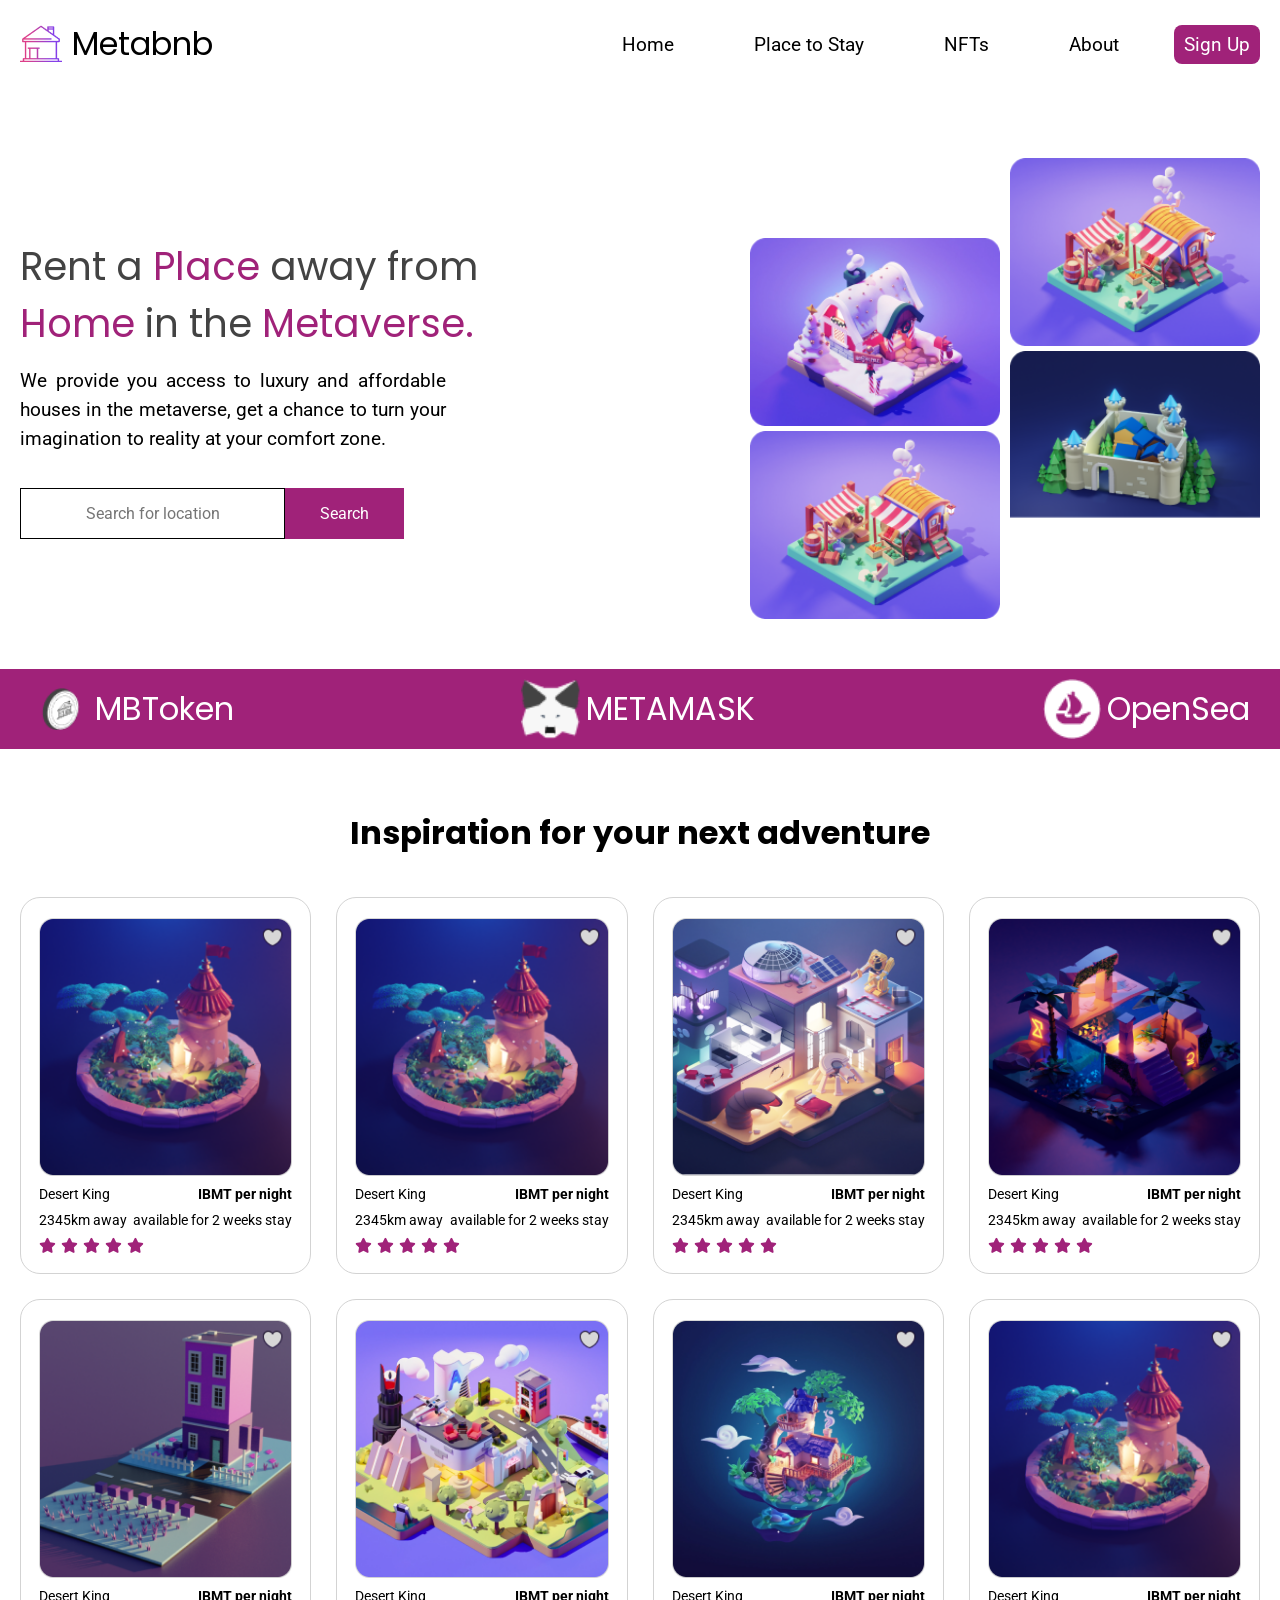
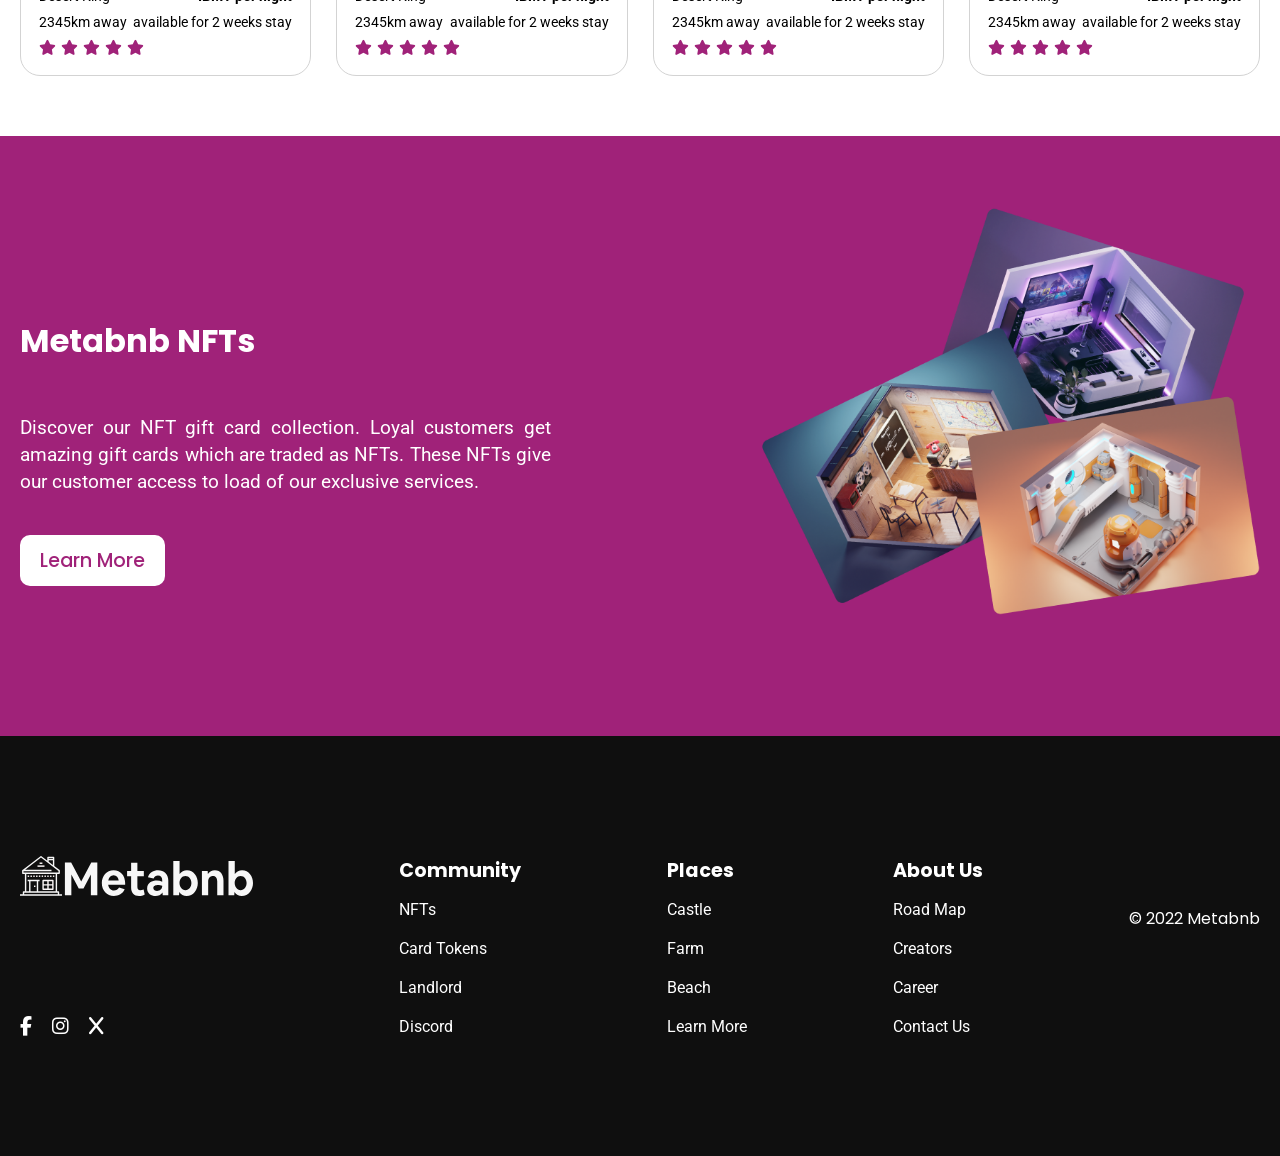
<file: index.html>
<!DOCTYPE html>
<html lang="en">
<head>
    <meta charset="UTF-8">
    <meta http-equiv="X-UA-Compatible" content="IE=edge">
    <meta name="viewport" content="width=device-width, initial-scale=1.0">
    <title>Metabnb</title>
     <!-- Linking Font Awesome Icons-->
<link rel="stylesheet" href="https://cdnjs.cloudflare.com/ajax/libs/font-awesome/6.6.0/css/all.min.css">
<!--Liking Goggle Fonts -->
<link href="https://fonts.googleapis.com/css2?family=Poppins:wght@400;500;600;700&family=Roboto:wght@400;500;700&display=swap" rel="stylesheet">
<!--Linking Global Styling Sheet-->
<link rel="stylesheet" href="./css/style.css">
</head>

<body>
    <header>
        <nav class="navbar section-content">
            <a href="./index.html" class="nav-details"><img src="./images/icon1.png" alt="Company's Logo" class="nav-logo">
            <span class="nav-title">Metabnb</span>
        </a>
        <div class="nav-menu" id="nav-menu">
            <button id="menu-close-button" class="fas fa-times"></button>
            <ul class="nav-list">
                <li class="nav-items">
                    <a href="./index.html" class="nav-links">Home</a>
                </li>
                <li class="nav-items">
                    <a href="./pages/stay.html" class="nav-links">Place to Stay</a>
                </li>
                <li class="nav-items">
                    <a href="./pages/nfts.html" class="nav-links">NFTs</a>
                </li>
                <li class="nav-items">
                    <a href="./pages/about.html" class="nav-links">About</a>
                </li>
                <li class="nav-items">
                    <a href="./pages/Signup.html" class="nav-button">Sign Up</a>
                </li>
            </ul>
        </div>
        <button id="menu-open-button" class="fas fa-bars"></button>
        </nav>
    </header>

    <main>
        <!--Hero Section-->
        <section class="hero-section">
            <div class="section-content">
                <div class="hero-container">
                 <div class="hero-details">
                <div class="hero-heading">
                <span class="black"> Rent a </span>
                <span class="purple"> Place </span>
                <span class="black"> away from</span> <br>
                <span class="purple"> Home </span>
                <span class="black"> in the </span>
                <span class="purple"> Metaverse.</span> 
                    </div>

                <div class="hero-text">
                 <p class="text">
            We provide you access to luxury and affordable houses 
            in the metaverse, get a chance to turn your 
                  imagination to reality at your comfort zone. 
      
                    </p>
                </div>

                  <div class="search-bar">
                    <input type="text" placeholder="Search for location" class="search-input">
                     <button>Search</button>
                </div>

                </div>
                 <div class="image-container">
                      <div class="image-one-container">
                    <img src="./images/house3.png" alt="" class="image-one">
                    <img src="./images/house1.png" alt="" class="image-one">
                    
                </div>
                    <div class="image-two-container">
                    <img src="./images/house1.png" alt="" class="image-one">
                    <img src="./images/house 2.png" alt="" class="image-one">
                    
                </div>
                   
                </div>

                </div>
              
            </div>
        </section>
    </main>
    
<main>
<!--Hero Section Divider -->
<section class="hero-divider">
    <div class="divider">
        <div class="section-content">
            <div class="divider-details">
            <div class="divider-one">
                  <img src="./images/icon2.png" alt="" class="divider-image">   
                  <span class="divider-text"> MBToken </span>
            </div>
             <div class="divider-one">
                  <img src="./images/icon3.png" alt="" class="divider-image">   
                  <span class="divider-text1">  METAMASK </span>
            </div>
             <div class="divider-one">
                  <img src="./images/icon4.png" alt="" class="divider-image">   
                  <span class="divider-text"> OpenSea </span>
            </div>
        </div>
        </div>
        
    </div>
</section>
</main>

<main>
    <!--Adeventure Section-->
    <section class="adventure-section">
        <div class="section-content">
            <h3 class="adventure-heading"> Inspiration for your next adventure</h3>
                <div class="adventure-container">
                    <ul class="adventure-grid">
                        <li class="adventure-card">
                            <img src="./images/house 6.png" alt="" class="adventure-image">
                            <div class="adventure-info">
                             <div class="adventure-text-details">
                                <p class="adventure-text">Desert King</p> 
                                 <p class="adventure-text"> <b> IBMT per night</b></p>   
                            </div>
                            <div class="adventure-text-details">
                                <p class="adventure-text">2345km away</p>  
                                 <p class="adventure-text">available for 2 weeks stay</p>
                            </div>
                             <div class="adventure-star">
                                <i class="fa-solid fa-star"></i> 
                                 <i class="fa-solid fa-star"></i> 
                                  <i class="fa-solid fa-star"></i> 
                                   <i class="fa-solid fa-star"></i> 
                                    <i class="fa-solid fa-star"></i> 
                            </div>
                            </div>
                            </li>
                              <li class="adventure-card">
                            <img src="./images/house 6.png" alt="" class="adventure-image">
                           <div class="adventure-info">
                             <div class="adventure-text-details">
                                <p class="adventure-text">Desert King</p> 
                                 <p class="adventure-text"> <b> IBMT per night</b></p>   
                            </div>
                            <div class="adventure-text-details">
                                <p class="adventure-text">2345km away</p>  
                                 <p class="adventure-text">available for 2 weeks stay</p>
                            </div>
                             <div class="adventure-star">
                                <i class="fa-solid fa-star"></i> 
                                 <i class="fa-solid fa-star"></i> 
                                  <i class="fa-solid fa-star"></i> 
                                   <i class="fa-solid fa-star"></i> 
                                    <i class="fa-solid fa-star"></i> 
                            </div>
                            </div>
                            </li>
                              <li class="adventure-card">
                            <img src="./images/house 7.png" alt="" class="adventure-image">
                              <div class="adventure-info">
                             <div class="adventure-text-details">
                                <p class="adventure-text">Desert King</p> 
                                 <p class="adventure-text"> <b> IBMT per night</b></p>   
                            </div>
                            <div class="adventure-text-details">
                                <p class="adventure-text">2345km away</p>  
                                 <p class="adventure-text">available for 2 weeks stay</p>
                            </div>
                             <div class="adventure-star">
                                <i class="fa-solid fa-star"></i> 
                                 <i class="fa-solid fa-star"></i> 
                                  <i class="fa-solid fa-star"></i> 
                                   <i class="fa-solid fa-star"></i> 
                                    <i class="fa-solid fa-star"></i> 
                            </div>
                            </div>
                            </li>
                              <li class="adventure-card">
                            <img src="./images/house 8.png" alt="" class="adventure-image">
                             <div class="adventure-info">
                             <div class="adventure-text-details">
                                <p class="adventure-text">Desert King</p> 
                                 <p class="adventure-text"> <b> IBMT per night</b></p>   
                            </div>
                            <div class="adventure-text-details">
                                <p class="adventure-text">2345km away</p>  
                                 <p class="adventure-text">available for 2 weeks stay</p>
                            </div>
                             <div class="adventure-star">
                                <i class="fa-solid fa-star"></i> 
                                 <i class="fa-solid fa-star"></i> 
                                  <i class="fa-solid fa-star"></i> 
                                   <i class="fa-solid fa-star"></i> 
                                    <i class="fa-solid fa-star"></i> 
                            </div>
                            </div>
                            </li>
                              <li class="adventure-card">
                            <img src="./images/house9.png" alt="" class="adventure-image">
                              <div class="adventure-info">
                             <div class="adventure-text-details">
                                <p class="adventure-text">Desert King</p> 
                                 <p class="adventure-text"> <b> IBMT per night</b></p>   
                            </div>
                            <div class="adventure-text-details">
                                <p class="adventure-text">2345km away</p>  
                                 <p class="adventure-text">available for 2 weeks stay</p>
                            </div>
                             <div class="adventure-star">
                                <i class="fa-solid fa-star"></i> 
                                 <i class="fa-solid fa-star"></i> 
                                  <i class="fa-solid fa-star"></i> 
                                   <i class="fa-solid fa-star"></i> 
                                    <i class="fa-solid fa-star"></i> 
                            </div>
                            </div>
                            </li>
                              <li class="adventure-card">
                            <img src="./images/house10.png" alt="" class="adventure-image">
                              <div class="adventure-info">
                             <div class="adventure-text-details">
                                <p class="adventure-text">Desert King</p> 
                                 <p class="adventure-text"> <b> IBMT per night</b></p>   
                            </div>
                            <div class="adventure-text-details">
                                <p class="adventure-text">2345km away</p>  
                                 <p class="adventure-text">available for 2 weeks stay</p>
                            </div>
                             <div class="adventure-star">
                                <i class="fa-solid fa-star"></i> 
                                 <i class="fa-solid fa-star"></i> 
                                  <i class="fa-solid fa-star"></i> 
                                   <i class="fa-solid fa-star"></i> 
                                    <i class="fa-solid fa-star"></i> 
                            </div>
                            </div>
                            </li>
                              <li class="adventure-card">
                            <img src="./images/house 11.png" alt="" class="adventure-image">
                            <div class="adventure-info">
                             <div class="adventure-text-details">
                                <p class="adventure-text">Desert King</p> 
                                 <p class="adventure-text"> <b> IBMT per night</b></p>   
                            </div>
                            <div class="adventure-text-details">
                                <p class="adventure-text">2345km away</p>  
                                 <p class="adventure-text">available for 2 weeks stay</p>
                            </div>
                             <div class="adventure-star">
                                <i class="fa-solid fa-star"></i> 
                                 <i class="fa-solid fa-star"></i> 
                                  <i class="fa-solid fa-star"></i> 
                                   <i class="fa-solid fa-star"></i> 
                                    <i class="fa-solid fa-star"></i> 
                            </div>
                            </div>
                            </li>
                              <li class="adventure-card">
                            <img src="./images/house 6.png" alt="" class="adventure-image">
                      <div class="adventure-info">
                             <div class="adventure-text-details">
                                <p class="adventure-text">Desert King</p> 
                                 <p class="adventure-text"> <b> IBMT per night</b></p>   
                            </div>
                            <div class="adventure-text-details">
                                <p class="adventure-text">2345km away</p>  
                                 <p class="adventure-text">available for 2 weeks stay</p>
                            </div>
                             <div class="adventure-star">
                                <i class="fa-solid fa-star"></i> 
                                 <i class="fa-solid fa-star"></i> 
                                  <i class="fa-solid fa-star"></i> 
                                   <i class="fa-solid fa-star"></i> 
                                    <i class="fa-solid fa-star"></i> 
                            </div>
                            </div>
                            </li>
                    </ul>

                </div>
        </div>
    </section>
</main>

<main>
    <!--NFTS Section-->
    <section class="nfts-section">
        <div class="section-content">
            <div class="nfts-container">
                <div class="nfts-text">
                    <h2 class="nfts-text-heading">Metabnb NFTs</h2>
                    <p class="nfts-para">
                     Discover our NFT gift card collection. Loyal 
                customers get amazing gift cards which are 
                traded as NFTs. These NFTs give our customer 
                access to load of our exclusive services.
                    </p>
                    <div class="nfts-button">
                        <a href="#" class="nft-button">Learn More</a>
                    </div>
                </div>

                <div class="nfts-image-container">
                    <div class="nfts-images">
                        <img src="./images/meta.png" alt="" class="nfts-image">
                    </div>
                   
            </div>

        </div>
        </div>
    </section>
</main>
       

     <footer>
        <!--Footer Section-->
        <section class="footer-section">
            <div class="section-content">
                <div class="footer-info">
                        <div class="footer-nav1">
                            <div class="footer-logo">
                                 <img src="./images/logo2.svg" alt="Metabnb logo" class="footer-nav-title1">
                            </div>
                       <div class="footer-link">
                           <i class="fa-brands fa-facebook-f"></i>
                        <i class="fa-brands fa-instagram"></i>
                        <i class="fa-brands fa-x"></i>
                       </div>

                        </div>
                    <div class="footer-nav">
                        <h3 class="footer-nav-title"> Community</h3>
                        <ul class="footer-links">
                            <li class="footer-link-items">
                                <a href="#" class="footer-link">NFTs</a>
                            </li>
                             <li class="footer-link-items">
                                <a href="#" class="footer-link">Card Tokens</a>
                            </li>
                             <li class="footer-link-items">
                                <a href="#" class="footer-link">Landlord</a>
                            </li>
                             <li class="footer-link-items">
                                <a href="#" class="footer-link">Discord</a>
                            </li>

                        </ul>
                    </div>
                      <div class="footer-nav">
                        <h3 class="footer-nav-title"> Places</h3>
                        <ul class="footer-links">
                            <li class="footer-link-items">
                                <a href="#" class="footer-link">Castle</a>
                            </li>
                             <li class="footer-link-items">
                                <a href="#" class="footer-link">Farm</a>
                            </li>
                             <li class="footer-link-items">
                                <a href="#" class="footer-link">Beach</a>
                            </li>
                             <li class="footer-link-items">
                                <a href="#" class="footer-link">Learn More</a>
                            </li>

                        </ul>
                    </div>
                      <div class="footer-nav">
                        <h3 class="footer-nav-title"> About Us</h3>
                        <ul class="footer-links">
                            <li class="footer-link-items">
                                <a href="#" class="footer-link">Road Map</a>
                            </li>
                             <li class="footer-link-items">
                                <a href="#" class="footer-link">Creators</a>
                            </li>
                             <li class="footer-link-items">
                                <a href="#" class="footer-link">Career</a>
                            </li>
                             <li class="footer-link-items">
                                <a href="#" class="footer-link">Contact Us</a>
                            </li>

                        </ul>
                    </div>
                
                    <div class="footer-copyright">
                        <p class="copyright"> &copy; 2022 Metabnb</p>
            </div>
        </section>
    </footer>

    <script src="js/script.js"></script>
</body>
</html>
</file>
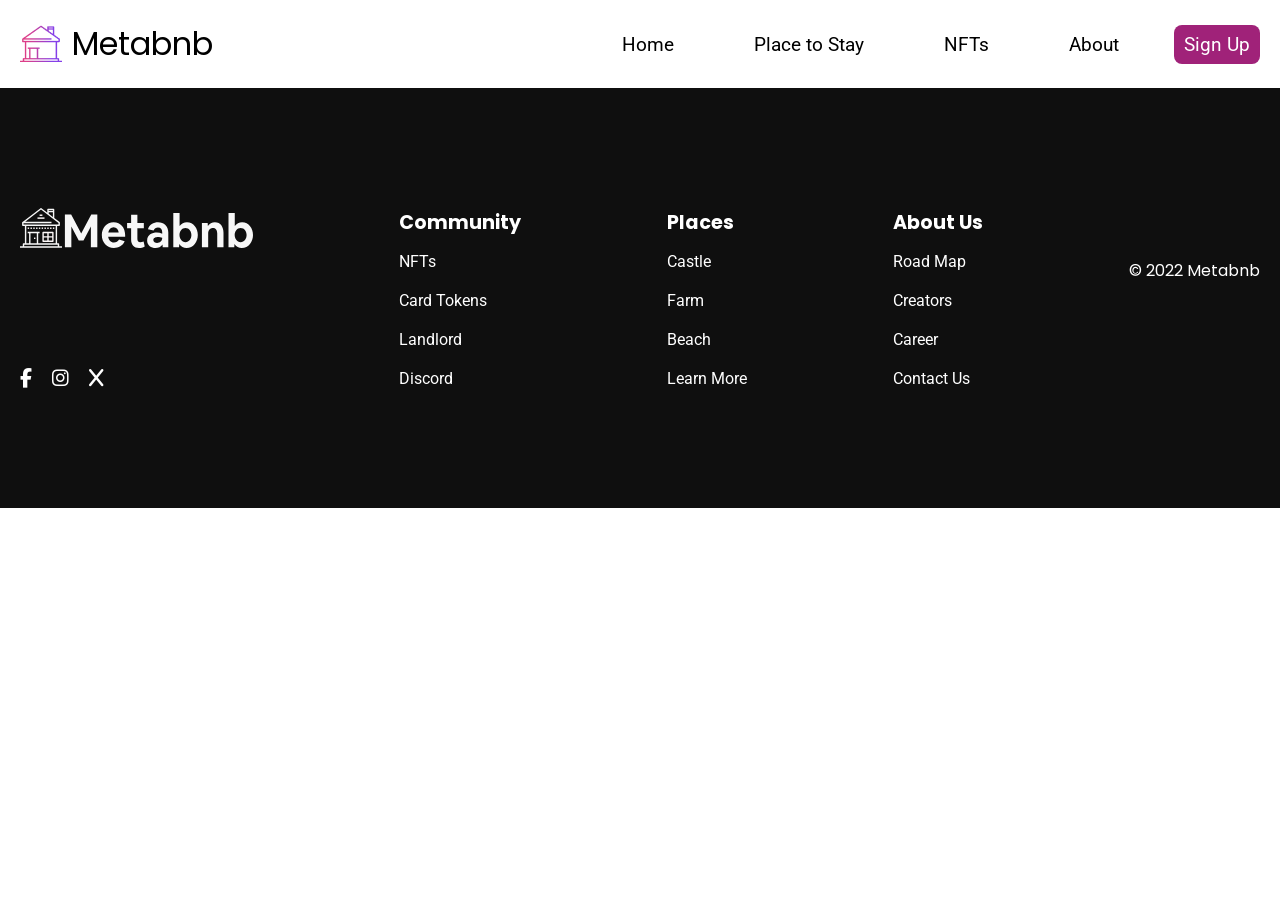
<file: pages/about.html>
<!DOCTYPE html>
<html lang="en">
<head>
    <meta charset="UTF-8">
    <meta name="viewport" content="width=device-width, initial-scale=1.0">
    <title>Place to Stay</title>
      <!-- Linking Font Awesome Icons-->
<link rel="stylesheet" href="https://cdnjs.cloudflare.com/ajax/libs/font-awesome/6.6.0/css/all.min.css">
<!--Liking Goggle Fonts -->
<link href="https://fonts.googleapis.com/css2?family=Poppins:wght@400;500;600;700&family=Roboto:wght@400;500;700&display=swap" rel="stylesheet">
<!--Linking Global Styling Sheet-->
<link rel="stylesheet" href="../css/style.css">
<!--Linking Custom Styling Sheet-->
<link rel="stylesheet" href="../css/about.css">
</head>
<body>
       <header>
        <nav class="navbar section-content">
            <a href="../index.html" class="nav-details"><img src="../images/icon1.png" alt="Company's Logo" class="nav-logo">
            <span class="nav-title">Metabnb</span>
        </a>
        <div class="nav-menu" id="nav-menu">
            <button id="menu-close-button" class="fas fa-times"></button>
            <ul class="nav-list">
                <li class="nav-items">
                    <a href="../index.html" class="nav-links">Home</a>
                </li>
                <li class="nav-items">
                    <a href="../pages/stay.html" class="nav-links">Place to Stay</a>
                </li>
                <li class="nav-items">
                    <a href=" ../pages/nfts.html" class="nav-links">NFTs</a>
                </li>
                <li class="nav-items">
                    <a href=" ../pages/about.html" class="nav-links">About</a>
                </li>
                <li class="nav-items">
                    <a href="../pages/Signup.html" class="nav-button">Sign Up</a>
                </li>
            </ul>
        </div>
        <button id="menu-open-button" class="fas fa-bars"></button>
        </nav>
    </header>
     <footer>
        <!--Footer Section-->
        <section class="footer-section">
            <div class="section-content">
                <div class="footer-info">
                        <div class="footer-nav1">
                            <div class="footer-logo">
                                 <img src="../images/logo2.svg" alt="Metabnb logo" class="footer-nav-title1">
                            </div>
                       <div class="footer-link">
                           <i class="fa-brands fa-facebook-f"></i>
                        <i class="fa-brands fa-instagram"></i>
                        <i class="fa-brands fa-x"></i>
                       </div>

                        </div>
                    <div class="footer-nav">
                        <h3 class="footer-nav-title"> Community</h3>
                        <ul class="footer-links">
                            <li class="footer-link-items">
                                <a href="#" class="footer-link">NFTs</a>
                            </li>
                             <li class="footer-link-items">
                                <a href="#" class="footer-link">Card Tokens</a>
                            </li>
                             <li class="footer-link-items">
                                <a href="#" class="footer-link">Landlord</a>
                            </li>
                             <li class="footer-link-items">
                                <a href="#" class="footer-link">Discord</a>
                            </li>

                        </ul>
                    </div>
                      <div class="footer-nav">
                        <h3 class="footer-nav-title"> Places</h3>
                        <ul class="footer-links">
                            <li class="footer-link-items">
                                <a href="#" class="footer-link">Castle</a>
                            </li>
                             <li class="footer-link-items">
                                <a href="#" class="footer-link">Farm</a>
                            </li>
                             <li class="footer-link-items">
                                <a href="#" class="footer-link">Beach</a>
                            </li>
                             <li class="footer-link-items">
                                <a href="#" class="footer-link">Learn More</a>
                            </li>

                        </ul>
                    </div>
                      <div class="footer-nav">
                        <h3 class="footer-nav-title"> About Us</h3>
                        <ul class="footer-links">
                            <li class="footer-link-items">
                                <a href="#" class="footer-link">Road Map</a>
                            </li>
                             <li class="footer-link-items">
                                <a href="#" class="footer-link">Creators</a>
                            </li>
                             <li class="footer-link-items">
                                <a href="#" class="footer-link">Career</a>
                            </li>
                             <li class="footer-link-items">
                                <a href="#" class="footer-link">Contact Us</a>
                            </li>

                        </ul>
                    </div>
                
                    <div class="footer-copyright">
                        <p class="copyright"> &copy; 2022 Metabnb</p>
            </div>
        </section>
    </footer>
</body>
</html>
</file>
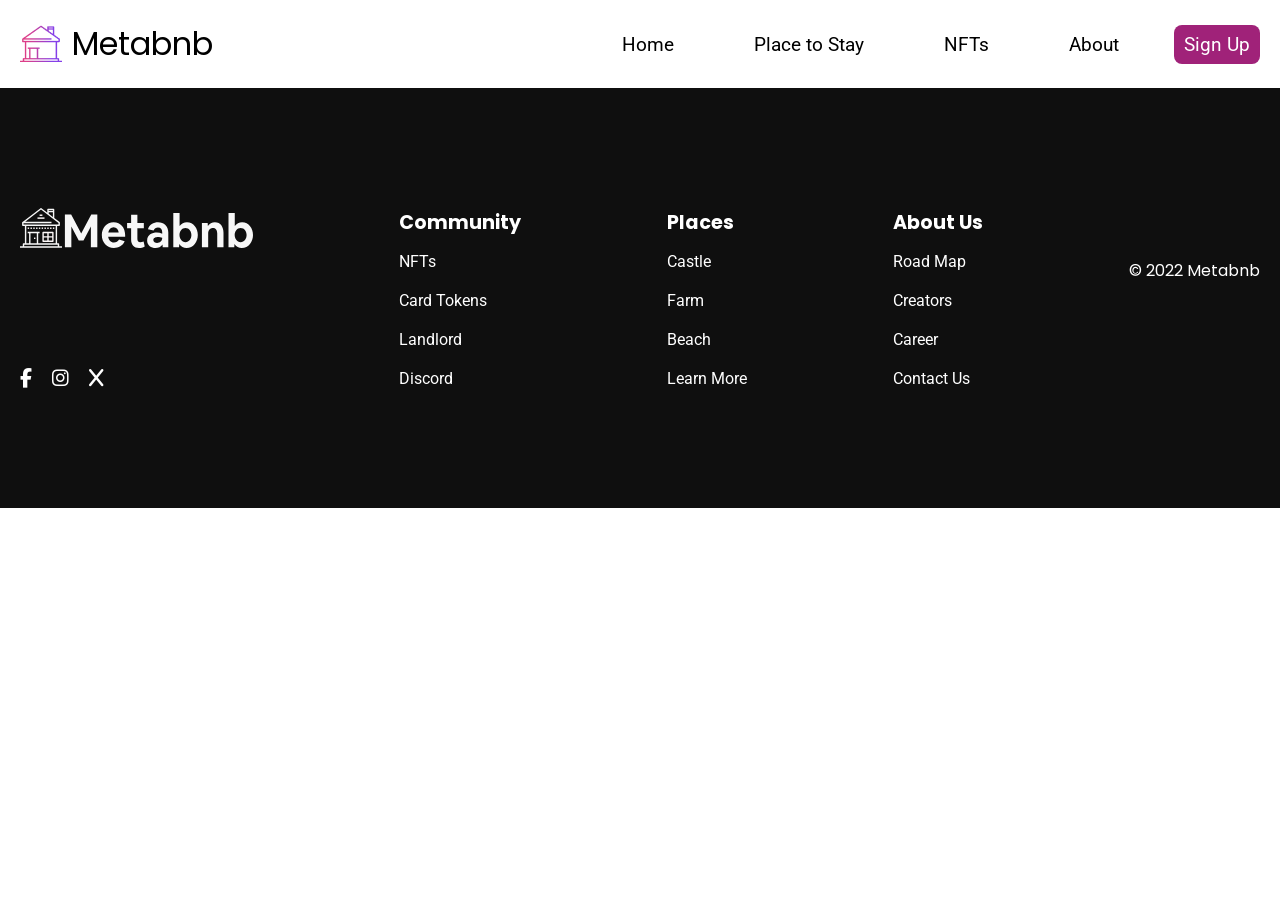
<file: pages/nfts.html>
<!DOCTYPE html>
<html lang="en">
<head>
    <meta charset="UTF-8">
    <meta name="viewport" content="width=device-width, initial-scale=1.0">
    <title>Place to Stay</title>
      <!-- Linking Font Awesome Icons-->
<link rel="stylesheet" href="https://cdnjs.cloudflare.com/ajax/libs/font-awesome/6.6.0/css/all.min.css">
<!--Liking Goggle Fonts -->
<link href="https://fonts.googleapis.com/css2?family=Poppins:wght@400;500;600;700&family=Roboto:wght@400;500;700&display=swap" rel="stylesheet">
<!--Linking Global Styling Sheet-->
<link rel="stylesheet" href="../css/style.css">
<!--Linking Custom Styling Sheet-->
<link rel="stylesheet" href="../css/nft.css">
</head>
<body>
       <header>
        <nav class="navbar section-content">
            <a href="../index.html" class="nav-details"><img src="../images/icon1.png" alt="Company's Logo" class="nav-logo">
            <span class="nav-title">Metabnb</span>
        </a>
        <div class="nav-menu" id="nav-menu">
            <button id="menu-close-button" class="fas fa-times"></button>
            <ul class="nav-list">
                <li class="nav-items">
                    <a href="../index.html" class="nav-links">Home</a>
                </li>
                <li class="nav-items">
                    <a href="../pages/stay.html" class="nav-links">Place to Stay</a>
                </li>
                <li class="nav-items">
                    <a href=" ../pages/nfts.html" class="nav-links">NFTs</a>
                </li>
                <li class="nav-items">
                    <a href=" ../pages/about.html" class="nav-links">About</a>
                </li>
                <li class="nav-items">
                    <a href="../pages/Signup.html" class="nav-button">Sign Up</a>
                </li>
            </ul>
        </div>
        <button id="menu-open-button" class="fas fa-bars"></button>
        </nav>
    </header>
     <footer>
        <!--Footer Section-->
        <section class="footer-section">
            <div class="section-content">
                <div class="footer-info">
                        <div class="footer-nav1">
                            <div class="footer-logo">
                                 <img src="../images/logo2.svg" alt="Metabnb logo" class="footer-nav-title1">
                            </div>
                       <div class="footer-link">
                           <i class="fa-brands fa-facebook-f"></i>
                        <i class="fa-brands fa-instagram"></i>
                        <i class="fa-brands fa-x"></i>
                       </div>

                        </div>
                    <div class="footer-nav">
                        <h3 class="footer-nav-title"> Community</h3>
                        <ul class="footer-links">
                            <li class="footer-link-items">
                                <a href="#" class="footer-link">NFTs</a>
                            </li>
                             <li class="footer-link-items">
                                <a href="#" class="footer-link">Card Tokens</a>
                            </li>
                             <li class="footer-link-items">
                                <a href="#" class="footer-link">Landlord</a>
                            </li>
                             <li class="footer-link-items">
                                <a href="#" class="footer-link">Discord</a>
                            </li>

                        </ul>
                    </div>
                      <div class="footer-nav">
                        <h3 class="footer-nav-title"> Places</h3>
                        <ul class="footer-links">
                            <li class="footer-link-items">
                                <a href="#" class="footer-link">Castle</a>
                            </li>
                             <li class="footer-link-items">
                                <a href="#" class="footer-link">Farm</a>
                            </li>
                             <li class="footer-link-items">
                                <a href="#" class="footer-link">Beach</a>
                            </li>
                             <li class="footer-link-items">
                                <a href="#" class="footer-link">Learn More</a>
                            </li>

                        </ul>
                    </div>
                      <div class="footer-nav">
                        <h3 class="footer-nav-title"> About Us</h3>
                        <ul class="footer-links">
                            <li class="footer-link-items">
                                <a href="#" class="footer-link">Road Map</a>
                            </li>
                             <li class="footer-link-items">
                                <a href="#" class="footer-link">Creators</a>
                            </li>
                             <li class="footer-link-items">
                                <a href="#" class="footer-link">Career</a>
                            </li>
                             <li class="footer-link-items">
                                <a href="#" class="footer-link">Contact Us</a>
                            </li>

                        </ul>
                    </div>
                
                    <div class="footer-copyright">
                        <p class="copyright"> &copy; 2022 Metabnb</p>
            </div>
        </section>
    </footer>
</body>
</html>
</file>
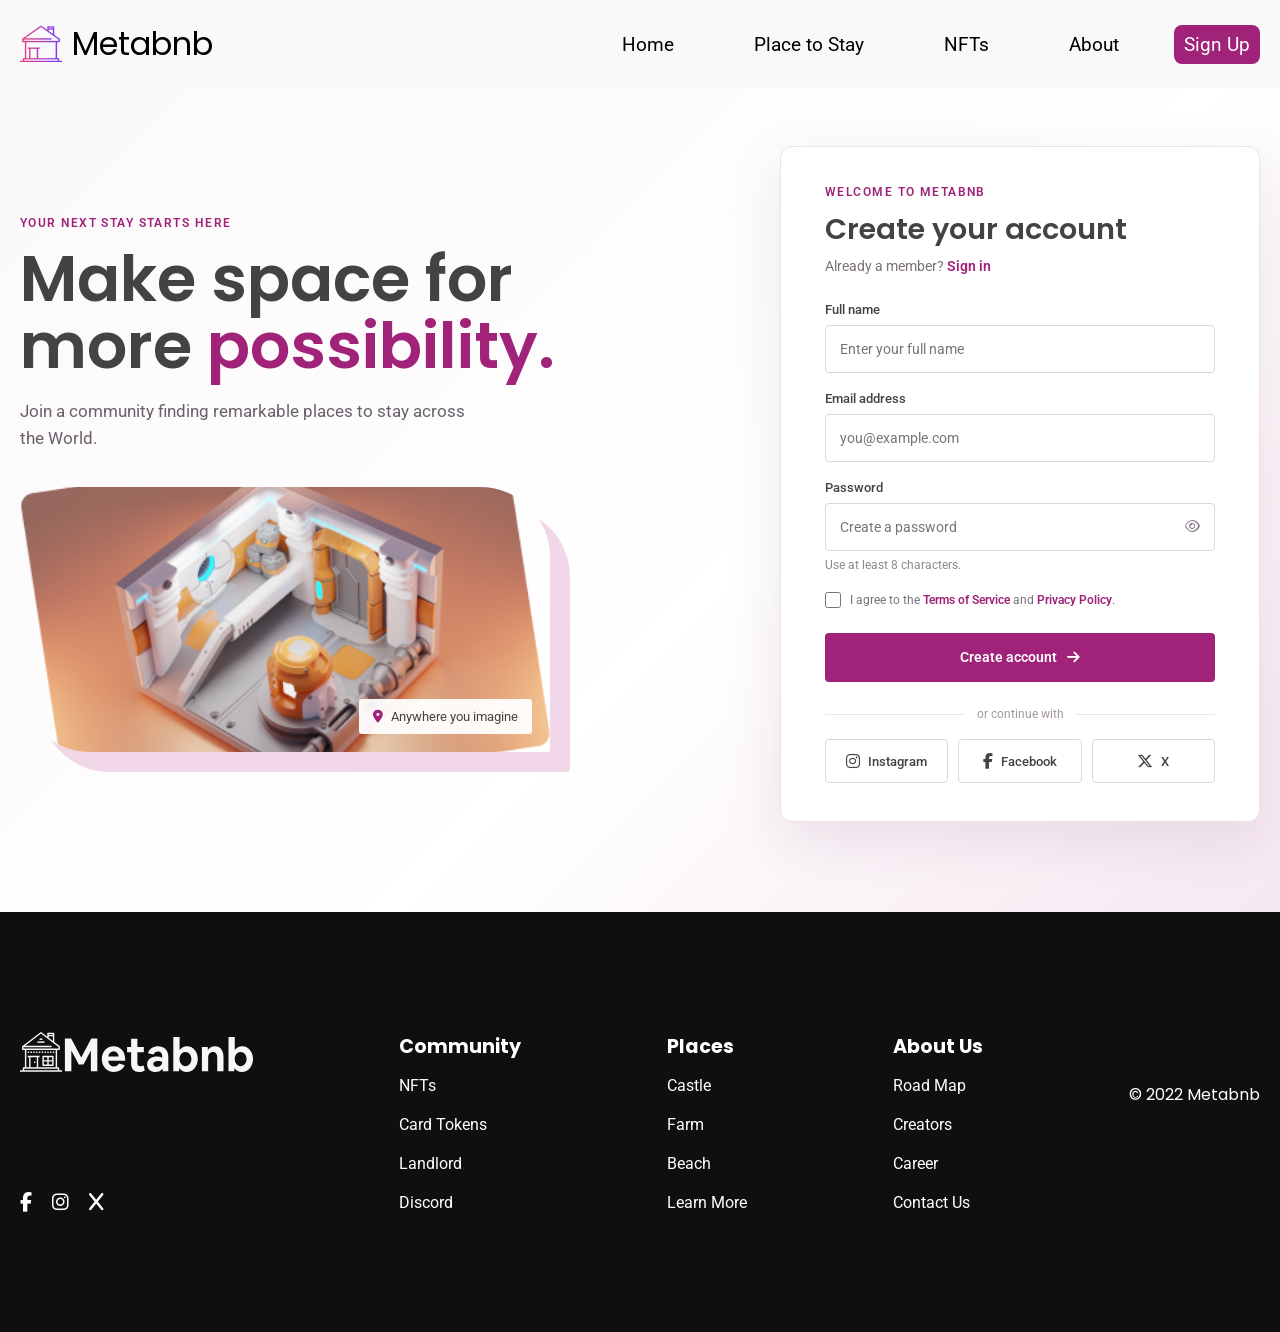
<file: pages/Signup.html>
<html lang="en">
<head>
    <meta charset="UTF-8">
    <meta http-equiv="X-UA-Compatible" content="IE=edge">
    <meta name="viewport" content="width=device-width, initial-scale=1.0">
    <title>Metabnb</title>
    <!-- Linking Font Awesome Icons-->
<link rel="stylesheet" href="https://cdnjs.cloudflare.com/ajax/libs/font-awesome/6.6.0/css/all.min.css">
<!--Liking Goggle Fonts -->
<link href="https://fonts.googleapis.com/css2?family=Poppins:wght@400;500;600;700&family=Roboto:wght@400;500;700&display=swap" rel="stylesheet">
<!--Linking Global Styling Sheet-->
<link rel="stylesheet" href="../css/style.css">
<link rel="stylesheet" href="../css/signup.css">
</head>
<body>
    <header>
        <nav class="navbar section-content">
            <a href="../index.html" class="nav-details"><img src="../images/icon1.png" alt="Company's Logo" class="nav-logo">
            <span class="nav-title">Metabnb</span>
        </a>
        <div class="nav-menu" id="nav-menu">
            <button id="menu-close-button" class="fas fa-times"></button>
            <ul class="nav-list">
                <li class="nav-items">
                    <a href="../index.html" class="nav-links">Home</a>
                </li>
                <li class="nav-items">
                    <a href="../pages/stay.html" class="nav-links">Place to Stay</a>
                </li>
                <li class="nav-items">
                    <a href=" ../pages/nfts.html" class="nav-links">NFTs</a>
                </li>
                <li class="nav-items">
                    <a href=" ../pages/about.html" class="nav-links">About</a>
                </li>
                <li class="nav-items">
                    <a href="../pages/Signup.html" class="nav-button">Sign Up</a>
                </li>
            </ul>
        </div>
        <button id="menu-open-button" class="fas fa-bars"></button>
        </nav>
    </header>



    <main>
        <section class="signup-section" aria-labelledby="signup-title">
            <div class="signup-container section-content">
                <div class="signup-visual">
                    <span class="signup-kicker">Your next stay starts here</span>
                    <h1>Make space for more <em>possibility.</em></h1>
                    <p>Join a community finding remarkable places to stay across the World.</p>
                    <div class="signup-image-frame">
                        <img src="../images/house 15.png" alt="A modern Metabnb home in the metaverse">
                        <span class="image-caption"><i class="fa-solid fa-location-dot" aria-hidden="true"></i> Anywhere you imagine</span>
                    </div>
                </div>

                <div class="signup-card">
                    <div class="signup-card-heading">
                        <p class="eyebrow">Welcome to Metabnb</p>
                        <h2 id="signup-title">Create your account</h2>
                        <p>Already a member? <a href="#signin">Sign in</a></p>
                    </div>
                    <form class="signup-form" action="#" method="post">
                        <label for="full-name">Full name</label>
                        <input id="full-name" name="full-name" type="text" placeholder="Enter your full name" autocomplete="name" required>

                        <label for="email">Email address</label>
                        <input id="email" name="email" type="email" placeholder="you@example.com" autocomplete="email" required>

                        <label for="password">Password</label>
                        <div class="password-field">
                            <input id="password" name="password" type="password" placeholder="Create a password" autocomplete="new-password" minlength="8" required>
                            <button type="button" class="password-toggle" aria-label="Show password"><i class="fa-regular fa-eye" aria-hidden="true"></i></button>
                        </div>
                        <p class="password-hint">Use at least 8 characters.</p>

                        <label class="terms-check">
                            <input type="checkbox" name="terms" required>
                            <span>I agree to the <a href="#terms">Terms of Service</a> and <a href="#privacy">Privacy Policy</a>.</span>
                        </label>

                        <button type="submit" class="signup-submit">Create account <i class="fa-solid fa-arrow-right" aria-hidden="true"></i></button>
                    </form>
                    <div class="signup-divider"><span>or continue with</span></div>
                    <div class="social-signin" aria-label="Social sign-in options">
                        <button type="button" class="social-button instagram-button" aria-label="Continue with Instagram"><i class="fa-brands fa-instagram" aria-hidden="true"></i><span>Instagram</span></button>
                        <button type="button" class="social-button facebook-button" aria-label="Continue with Facebook"><i class="fa-brands fa-facebook-f" aria-hidden="true"></i><span>Facebook</span></button>
                        <button type="button" class="social-button x-button" aria-label="Continue with X"><i class="fa-brands fa-x-twitter" aria-hidden="true"></i><span>X</span></button>
                    </div>
                    
            </div>
        </section>
    </main>

    <footer>
        <!--Footer Section-->
        <section class="footer-section">
            <div class="section-content">
                <div class="footer-info">
                        <div class="footer-nav1">
                            <div class="footer-logo">
                                 <img src="../images/logo2.svg" alt="Metabnb logo" class="footer-nav-title1">
                            </div>
                       <div class="footer-link">
                           <i class="fa-brands fa-facebook-f"></i>
                        <i class="fa-brands fa-instagram"></i>
                        <i class="fa-brands fa-x"></i>
                       </div>

                        </div>
                    <div class="footer-nav">
                        <h3 class="footer-nav-title"> Community</h3>
                        <ul class="footer-links">
                            <li class="footer-link-items">
                                <a href="#" class="footer-link">NFTs</a>
                            </li>
                             <li class="footer-link-items">
                                <a href="#" class="footer-link">Card Tokens</a>
                            </li>
                             <li class="footer-link-items">
                                <a href="#" class="footer-link">Landlord</a>
                            </li>
                             <li class="footer-link-items">
                                <a href="#" class="footer-link">Discord</a>
                            </li>

                        </ul>
                    </div>
                      <div class="footer-nav">
                        <h3 class="footer-nav-title"> Places</h3>
                        <ul class="footer-links">
                            <li class="footer-link-items">
                                <a href="#" class="footer-link">Castle</a>
                            </li>
                             <li class="footer-link-items">
                                <a href="#" class="footer-link">Farm</a>
                            </li>
                             <li class="footer-link-items">
                                <a href="#" class="footer-link">Beach</a>
                            </li>
                             <li class="footer-link-items">
                                <a href="#" class="footer-link">Learn More</a>
                            </li>

                        </ul>
                    </div>
                      <div class="footer-nav">
                        <h3 class="footer-nav-title"> About Us</h3>
                        <ul class="footer-links">
                            <li class="footer-link-items">
                                <a href="#" class="footer-link">Road Map</a>
                            </li>
                             <li class="footer-link-items">
                                <a href="#" class="footer-link">Creators</a>
                            </li>
                             <li class="footer-link-items">
                                <a href="#" class="footer-link">Career</a>
                            </li>
                             <li class="footer-link-items">
                                <a href="#" class="footer-link">Contact Us</a>
                            </li>

                        </ul>
                    </div>
                
                    <div class="footer-copyright">
                        <p class="copyright"> &copy; 2022 Metabnb</p>
            </div>
        </section>
    </footer>

    <script src="../js/script.js"></script>
</body>
</html>
</file>
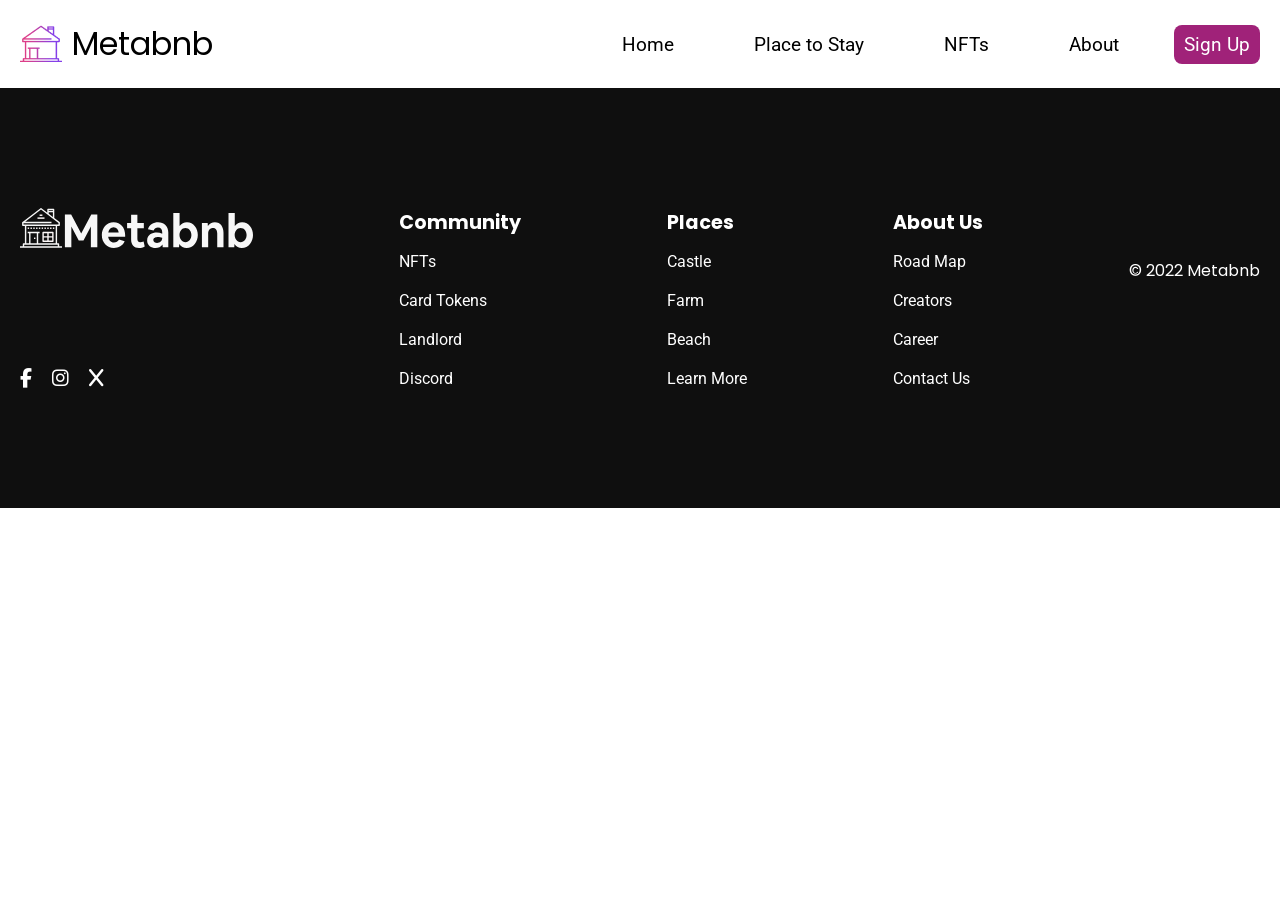
<file: pages/stay.html>
<!DOCTYPE html>
<html lang="en">
<head>
    <meta charset="UTF-8">
    <meta name="viewport" content="width=device-width, initial-scale=1.0">
    <title>Place to Stay</title>
      <!-- Linking Font Awesome Icons-->
<link rel="stylesheet" href="https://cdnjs.cloudflare.com/ajax/libs/font-awesome/6.6.0/css/all.min.css">
<!--Liking Goggle Fonts -->
<link href="https://fonts.googleapis.com/css2?family=Poppins:wght@400;500;600;700&family=Roboto:wght@400;500;700&display=swap" rel="stylesheet">
<!--Linking Global Styling Sheet-->
<link rel="stylesheet" href="../css/style.css">
<!--Linking Custom Styling Sheet-->
<link rel="stylesheet" href="../css/stay.css">
</head>
<body>
    <header>
        <nav class="navbar section-content">
            <a href="../index.html" class="nav-details"><img src="../images/icon1.png" alt="Company's Logo" class="nav-logo">
            <span class="nav-title">Metabnb</span>
        </a>
        <div class="nav-menu" id="nav-menu">
            <button id="menu-close-button" class="fas fa-times"></button>
            <ul class="nav-list">
                <li class="nav-items">
                    <a href="../index.html" class="nav-links">Home</a>
                </li>
                <li class="nav-items">
                    <a href="../pages/stay.html" class="nav-links">Place to Stay</a>
                </li>
                <li class="nav-items">
                    <a href=" ../pages/nfts.html" class="nav-links">NFTs</a>
                </li>
                <li class="nav-items">
                    <a href=" ../pages/about.html" class="nav-links">About</a>
                </li>
                <li class="nav-items">
                    <a href="../pages/Signup.html" class="nav-button">Sign Up</a>
                </li>
            </ul>
        </div>
        <button id="menu-open-button" class="fas fa-bars"></button>
        </nav>
    </header>
 <footer>
        <!--Footer Section-->
        <section class="footer-section">
            <div class="section-content">
                <div class="footer-info">
                        <div class="footer-nav1">
                            <div class="footer-logo">
                                 <img src="../images/logo2.svg" alt="Metabnb logo" class="footer-nav-title1">
                            </div>
                       <div class="footer-link">
                           <i class="fa-brands fa-facebook-f"></i>
                        <i class="fa-brands fa-instagram"></i>
                        <i class="fa-brands fa-x"></i>
                       </div>

                        </div>
                    <div class="footer-nav">
                        <h3 class="footer-nav-title"> Community</h3>
                        <ul class="footer-links">
                            <li class="footer-link-items">
                                <a href="#" class="footer-link">NFTs</a>
                            </li>
                             <li class="footer-link-items">
                                <a href="#" class="footer-link">Card Tokens</a>
                            </li>
                             <li class="footer-link-items">
                                <a href="#" class="footer-link">Landlord</a>
                            </li>
                             <li class="footer-link-items">
                                <a href="#" class="footer-link">Discord</a>
                            </li>

                        </ul>
                    </div>
                      <div class="footer-nav">
                        <h3 class="footer-nav-title"> Places</h3>
                        <ul class="footer-links">
                            <li class="footer-link-items">
                                <a href="#" class="footer-link">Castle</a>
                            </li>
                             <li class="footer-link-items">
                                <a href="#" class="footer-link">Farm</a>
                            </li>
                             <li class="footer-link-items">
                                <a href="#" class="footer-link">Beach</a>
                            </li>
                             <li class="footer-link-items">
                                <a href="#" class="footer-link">Learn More</a>
                            </li>

                        </ul>
                    </div>
                      <div class="footer-nav">
                        <h3 class="footer-nav-title"> About Us</h3>
                        <ul class="footer-links">
                            <li class="footer-link-items">
                                <a href="#" class="footer-link">Road Map</a>
                            </li>
                             <li class="footer-link-items">
                                <a href="#" class="footer-link">Creators</a>
                            </li>
                             <li class="footer-link-items">
                                <a href="#" class="footer-link">Career</a>
                            </li>
                             <li class="footer-link-items">
                                <a href="#" class="footer-link">Contact Us</a>
                            </li>

                        </ul>
                    </div>
                
                    <div class="footer-copyright">
                        <p class="copyright"> &copy; 2022 Metabnb</p>
            </div>
        </section>
    </footer>
</body>
</html>
</file>
<file: css/style.css>
*{
    margin:0;
    padding: 0;
    box-sizing: border-box;
}

:root{
    /*Colors */
    --black:#000;
    --text-black:#434343;
    --purple:#A02279;
    --white:#fff;
    --black-bg:#0F0F0F;

    /*Font Family */
    --font-heading:'Poppins', sans-serif;
    --font-body:'Roboto', sans-serif;


    /*Font Size */
    --font-size-n:1.0rem;
    --font-size-m:1.2rem;
    --font-size-1:2rem;
    --font-size-x1:2.5rem;
    --font-size-xx1:3rem;

    /*Site max width */
    --site-max-width:1200px;

}

/*Styling for the whole site */
ul{
    list-style-type: none;
}

a{
    text-decoration: none;
    
}

button{
    cursor: pointer;
    border:none;
    background:none;
}
html{
    scroll-behavior: smooth;
}
.section-content{
    margin:0 auto;
    padding: 0 20px;
    max-width: 1300px;
}

/*Header /Navbar Styling */
header .navbar{
    display: flex;
    padding: 20px;
    align-items: center;
    justify-content: space-between;
}
.nav-menu{
    display: flex;
    gap: 30px;
    align-items: center;
}
.nav-menu .nav-list{
    display: flex;
    gap: 30px;
    align-items: center;
}
.nav-details{
    display: flex;
    gap: 10px;
    align-items: center;

}
.nav-logo{
    width: 100%;
}
.nav-title{
    font-family: var(--font-heading);
    font-size: var(--font-size-1);
    color: var(--black);
}
.nav-menu .nav-items .nav-links{
    font-family: var(--font-body);
    color: var(--black);
    font-size: var(--font-size-m);
     padding: 20px 25px;
     align-items: center;
}
.nav-menu .nav-items .nav-links:hover{
    color: var(--purple);
}
.nav-menu .nav-items .nav-button{
    display: inline-block;
    padding: 8px 10px;
    background-color: var(--purple);
    border-radius: 8px;
    align-items: center;
    font-size: var(--font-size-m);
    color: var(--white);
    font-family: var(--font-body);
    text-decoration: none;
    white-space: nowrap;
}

/* ── Hamburger & Close Buttons ── */
#menu-open-button {
    display: none;
    font-size: 1.6rem;
    color: var(--black);
    background: none;
    border: none;
    cursor: pointer;
}

#menu-close-button {
    display: none;
    font-size: 1.6rem;
    color: var(--black);
    background: none;
    border: none;
    cursor: pointer;
    align-self: flex-end;
}

/*Hero Section Styling*/

.hero-section{
    padding-top: 150px ;
}


.hero-container{
    display: flex;
    flex-wrap: nowrap;
    gap: 20px;
}
.hero-container .hero-details{
    display: flex;
    flex-direction: column;
    gap: 15px;

}
.hero-details .hero-heading .black{
    color: var(--text-black);
    font-family: var(--font-heading);
    font-size: clamp(1.8rem, 3vw, 3rem);
    text-align: justify;
}

.hero-details .hero-heading .purple{
    color: var(--purple);
    font-family: var(--font-heading);
    font-size: clamp(1.8rem, 3vw, 3rem);
    text-align: justify;
}
 
.hero-container .hero-text .text{
    font-family: var(--font-body);
    max-width: 60%;
    text-align: justify;
    line-height: 1.5;

    font-size: var(--font-size-m);
}
.hero-details .search-bar{
    display: inline-flex;
    align-items: center;
    overflow: hidden;
    text-decoration: none;
    cursor: pointer; 
    padding-top: 20px;
}
.hero-details .search-bar input{
    border:1px solid var(--black);
    padding: 15px 30px;
    outline: var(--black);
    text-align: center;
    font-family: var(--font-body);
    font-size: var(--font-size-n);
}
.hero-details .search-bar button{
    background:var(--purple);
    padding: 16px 35px;
    border: none;
    text-align: center;
    color:var(--white);
    border-radius: 0;
    font-family: var(--font-body);
    font-size: var(--font-size-n);
}
.hero-container .image-container{
    display: flex;
    gap: 10px; 
}
.hero-container .image-container .image-one-container,
.hero-container .image-container .image-two-container{
    display: flex;
    flex-direction: column;
    gap: 5px;
    flex: 0 0 auto;
}
.hero-container .image-container .image-one{
    width: 250px;
    height: auto;
    display: block;
}
.hero-container .image-container .image-two-container{
    position: relative;
    bottom: 10ch;
}

/*Hero Divider Styling Section */
.hero-divider{
    margin-top: 50px;
    background-color: var(--purple);
    padding: 10px ;
    width: 100%;
}
.hero-divider .divider-details{
    display: flex;
    gap: 20px;
    align-items: stretch;
    justify-content: space-between;
}
.hero-divider .divider-details .divider-one{
    display: inline-flex;
    align-items: center;
    gap: 5px;
}
.hero-divider .divider-details .divider-one .divider-image{
    width: 60px;
    height: 60px;
    object-fit: contain;
}
.hero-divider .divider-details .divider-one .divider-text{
    font-family: var(--font-heading);
    font-size: var(--font-size-1);
    color: var(--white);
}
.hero-divider .divider-details .divider-one .divider-text1{
    font-family: var(--font-heading);
    font-size: var(--font-size-1);
    color: var(--white);
    letter-spacing: 0.3re;
}



/* Adventure Section Styling*/
.adventure-section{
    padding: 60px 0;
}

.adventure-section .adventure-heading{
    font-family: var(--font-heading);
    font-size: var(--font-size-1);
    text-align: center;
}
.adventure-container .adventure-grid{
    display: grid;
    grid-template-columns:repeat(4, 1fr);
    gap: 25px;
    align-items: center;
    padding-top: 40px;


}
.adventure-container .adventure-grid .adventure-card{
    display: flex;
    flex-direction: column;
    gap: 10px;
    border: 1px solid lightgray;
    border-radius: 20px;
    padding:20px 18px;

}
.adventure-container .adventure-grid .adventure-card .adventure-image{
    width: 100%;
    height: auto;
}


.adventure-grid .adventure-info .adventure-text-details{
    display: flex;
    flex-direction: row;
    gap: 5px;
    justify-content: space-between;

}
.adventure-grid .adventure-card .adventure-info{
    display: flex;
    flex-direction: column;
    gap: 10px;
}
.adventure-grid .adventure-card .adventure-info .adventure-text{
    font-size: 14px;
    font-family: var(--font-body);
   
}
.adventure-grid .adventure-card .adventure-info .adventure-star{
    font-size:15px;
    color:var(--purple);
    display: flex;
    flex-direction: row;
    gap: 5px;
}
   

/*NFTS Section */
.nfts-section{
      background-color:var(--purple);
      min-height: 600px;
      display: flex;
      align-items: center;
}
.nfts-section .nfts-container{
    display: flex;
    gap: 150px;
    justify-content: space-between;
}

.nfts-section .nfts-container .nfts-text{
    display: flex;
    flex-direction: column;
    gap: 50px;
    margin-top: 60px;

}
.nfts-section .nfts-container .nfts-text .nfts-text-heading{
    font-family: var(--font-heading);
    font-size: var(--font-size-1);
    color: var(--white);
}

.nfts-section .nfts-container .nfts-text .nfts-para{
    font-family: var(--font-body);
    font-size: var(--font-size-m);
    max-width: 90%;
    text-align: justify;
    color: var(--white);
    line-height: 1.4;
}
.nfts-section .nfts-container .nfts-text .nft-button{
    padding: 12px 20px;
    border-radius: 10px;
    background-color: white;
    color: var(--purple);
    font-size:var(--font-size-m);
    font-family: var(--font-heading);
    font-weight: 500;
}

.nfts-section .nfts-container .nfts-image-container{
    width: 500px;
    flex-shrink: 0;
    margin-top: -50px;
}

.nfts-section .nfts-container .nfts-image-container .nfts-images{
    width: 100%;
}

.nfts-section .nfts-container .nfts-image-container .nfts-images .nfts-image{
    width: 100%;
    height: auto;
    display: block;
}


/*Footer Section */
.footer-section{
    background-color:var(--black-bg);
    padding: 120px 0;
    color: var(--white);
}

.footer-section .footer-info{
    display: flex;   
    gap: 50px;
    justify-content: space-between;
   
}
.footer-section .footer-info .footer-nav1{
    display: flex;
    flex-direction: column;
    gap: 40px;
    justify-content: space-between;
}
.footer-section .footer-info .footer-nav1 .footer-link{
    display: flex;
    flex-direction: row;
    gap: 20px;
}
.footer-section .footer-info .footer-nav1 .footer-link i{
    font-size: var(--font-size-m);

}
 

.footer-section .footer-info .footer-nav{
    display: flex;
    flex-direction: column;
    gap: 15px;
}

.footer-section .footer-info .footer-nav .footer-nav-title{
    font-family: var(--font-heading);
    font-size: var(--font-size-m);
}
.footer-section .footer-nav .footer-links{
    display: flex;
    flex-direction: column;
    gap: 20px;
}
.footer-section .footer-nav .footer-link-items .footer-link{
    font-family: var(--font-body);
    color: var(--white);
    font-size: var(--font-size-n);
}
.footer-section .footer-nav .footer-link-items .footer-link:hover{
    text-decoration: underline;
}

.footer-section .footer-copyright{
    margin-top: 50px;
}
.footer-section .footer-copyright .copyright{
    font-family: var(--font-heading);
    font-size: var(--font-size-n);
}



/*Responsive Media Query Code for max width 1024px */
@media (max-width: 1024px) {
      header .navbar{
        display: flex;
        padding: 10px;
    }
    .nav-menu {
    display: flex;
    gap: 10px;
}
.nav-menu .nav-list{
    display: flex;
    gap: 5px;
}
    .hero-section {
        padding-top: 100px;
    }

    .hero-container {
        gap: 10px;
    }

    .hero-details .hero-heading .black,
    .hero-details .hero-heading .purple {
        font-size: var(--font-size-x1);
    }

    .hero-container .hero-text .text {
        max-width: 80%;
        font-size: var(--font-size-n);
    }

    .hero-details .search-bar input {
        padding: 12px 40px;
    }

    .hero-details .search-bar button {
        padding: 13px 20px;
    }

    .hero-container .image-container {
        gap: 5px;
    }

    .hero-container .image-container .image-one {
        width: 180px;
    }

    .adventure-container .adventure-grid{
    display: grid;
    gap: 25px;
    grid-template-columns:repeat(2, 1fr);
    }

    .nfts-section .nfts-container{
    display: flex;
    gap: 20px;
    justify-content: space-between;
}
.footer-section .footer-info{
    display: flex;
    gap: 40px;
    justify-content: space-between;
}


}

/*Responsive Media Query Code for max width 900px */
@media screen and  (max-width: 900px) {
    #menu-open-button {
        display: block;
    }
    .nav-menu {
        display: none;
        position: fixed;
        top: 0px;
        left: 0;
        width: 100%;
        height: 35vh;
        background: rgba(255, 255, 255, 0.75);
        backdrop-filter: blur(8px);
        flex-direction: column;
        align-items: flex-start;
        justify-content: center;
        padding: 0 20px;
        z-index: 999;
    }

    .nav-menu.open {
        display: flex;
    }

    #menu-close-button {
        display: block;
        position: fixed;
        top: 20px;
        right: 20px;
        font-size: 1.6rem;
        color: var(--black);
        z-index: 1000;
    }

    .nav-list {
        display: flex;
        flex-direction: column;
        gap: 20px;
        width: 100%;
    }

    .nav-menu .nav-items {
        width: 100%;
    }

    .nav-menu .nav-items .nav-links {
        font-size: var(--font-size-m);
        font-family: var(--font-body);
        padding: 0;
        color: var(--black-bg);
    }

    .nav-menu .nav-items .nav-button {
        font-size: var(--font-size-m);
        color: var(--white);
        font-family: var(--font-body);
        background: var(--purple);
        padding: 10px 20px;
        border-radius: 8px;
        display: block;
        text-align: center;
    }

    .nav-menu .nav-items:last-child {
        display: flex;
        justify-content: center;
    }

    .hero-section{
        padding-top:80px;
    }
    .hero-container{
        gap: 5px;
    }
.hero-details{
    max-width: 95%;
}

    .hero-container .image-container .image-one {
         width: 130px;
         }
    .hero-container .image-container .image-two-container { 
        bottom: 6ch; 
    }
    .hero-details .search-bar input {
         padding: 12px 15px;
         }
    .hero-details .search-bar button {
         padding: 13px 15px; 
        }
       .hero-divider .divider-details .divider-one{
        gap: 2px;
       } 
.hero-divider .divider-details{
    display: flex;
    gap: 100px;
    align-items: center;
    justify-content: center;
}
.hero-divider .divider-details .divider-one .divider-image{
    width: 50%;
    height: auto;
}

     .adventure-container .adventure-grid{
    display: grid;
    gap: 15px;
    grid-template-columns:repeat(2, 1fr);
    }
.adventure-grid .adventure-info .adventure-text-details{
    display: flex;
    gap: 2px;
}
    .nfts-section .nfts-container{
    display: flex;
    gap: 10px;
    justify-content: space-between;
}
.nfts-section .nfts-container .nfts-image-container{
    width: 400px;

}

.footer-section .footer-info{
    display: flex;
    gap: 30px;
    justify-content: space-between;
}

    
}

/*Responsive Media Query Code for max width 768px */
@media screen and  (max-width: 768px) {
    .hero-container{
        flex-direction: column;
        align-items: center;
        justify-content: center;
    }
    .hero-container .image-container{
        display: none;
    }
    .hero-details{
       align-items: center;
       justify-content: center;
       width: 100%;
       text-align: center;   
    }
    .hero-details .hero-heading .black,
    .hero-details .hero-heading .purple{
        text-align: center;
    }
    .hero-container .hero-text .text{
       text-align: center;
       max-width: 100%;
    }
    .hero-divider .divider-details{
    display: flex;
    gap: 50px;
    align-items: center;
    justify-content: center;
}
.hero-divider .divider-details .divider-one .divider-image{
    width: 40px;
    height: 40px;
    object-fit: contain;
}
.hero-divider .divider-details .divider-one .divider-text,
.hero-divider .divider-details .divider-one .divider-text1{
    font-size: var(--font-size-m);
}
.nfts-section .nfts-image-container{
    display: none;
}

.nfts-section .nfts-container .nfts-text{
   align-items: center;
   justify-content: center;
   gap: 30px;
   margin-top: 10px;
}
 .nfts-section .nfts-container .nfts-text .nfts-para{
    max-width: 60%;
    text-align: center;
    justify-self: center;
 }
.footer-section .footer-info{
display: grid;
grid-template-columns: repeat(2, 1fr);
    
}
}

/*Responsive Media Query Code for max width 576px */
@media screen and  (max-width: 576px) {
    .hero-section{
        padding-top: 60px;
    }
    .hero-container{
        flex-direction: column;
        align-items: center;
        justify-content: center;
        gap: 20px;
    }
    .hero-details{
        align-items: center;
        justify-content: center;
        width: 100%;
        text-align: center;
    }
    .hero-details .hero-heading .black,
    .hero-details .hero-heading .purple{
        font-size: clamp(1.4rem, 2.5vw, 2rem);
        text-align: center;
    }
    .hero-container .hero-text .text{
        max-width: 100%;
        text-align: center;
        font-size: var(--font-size-n);
    }
    .hero-details .search-bar{
        flex-direction: column;
        width: 100%;
        gap: 10px;
    }
    .hero-details .search-bar input,
    .hero-details .search-bar button{
        width: 100%;
        padding: 12px 15px;
    }
    .hero-divider .divider-details{
        display: flex;
        flex-direction: column;
        gap: 20px;
        align-items: center;
        justify-content: center;
    }
    .hero-divider .divider-details .divider-one{
        gap: 10px;
    }
    .hero-divider .divider-details .divider-one .divider-image{
        width: 30px;
        height: 30px;
    }
    .hero-divider .divider-details .divider-one .divider-text,
    .hero-divider .divider-details .divider-one .divider-text1{
        font-size: var(--font-size-n);
    }
    .nfts-section{
        min-height:400px;
        padding: 40px 0;
    }
    .nfts-section .nfts-container{
        display: flex;
        flex-direction: column;
        gap: 20px;
        justify-content: center;
    }
    .nfts-section .nfts-container .nfts-text{
        align-items: center;
        justify-content: center;
        gap: 20px;
        margin-top: 0;
    }
    .nfts-section .nfts-container .nfts-text .nfts-text-heading{
        font-size: var(--font-size-1);
    }
    .nfts-section .nfts-container .nfts-text .nfts-para{
        max-width: 100%;
        text-align: center;
        font-size: var(--font-size-n);
    }
    .nfts-section .nfts-container .nfts-text .nft-button{
        padding: 10px 15px;
        font-size: var(--font-size-n);
    }
    .adventure-container .adventure-grid{
        display: grid;
        gap: 15px;
        grid-template-columns:repeat(1, 1fr);
    }
    .adventure-section .adventure-heading{
        font-size: var(--font-size-1);
    }
    .adventure-container .adventure-grid .adventure-card{
        padding: 15px 12px;
        gap: 8px;
    }
    .adventure-grid .adventure-card .adventure-info .adventure-text{
        font-size: 12px;
    }
    .adventure-grid .adventure-card .adventure-info .adventure-star{
        font-size: 12px;
        gap: 3px;
    }
    .adventure-grid .adventure-info .adventure-text-details{
        gap: 3px;
    }
    .footer-section{
        padding: 60px 0;
    }
    .footer-section .footer-info .footer-nav1 .footer-logo{
        width: 200px;
    }
    .footer-section .footer-info .footer-nav1 .footer-logo img{
        width: 100%;
        height: auto;
    }
    .footer-section .footer-info .footer-nav1 .footer-link i{
        font-size: var(--font-size-m);
    }
    .footer-section .footer-info .footer-nav .footer-nav-title{
        font-size: var(--font-size-m);
    }
    .footer-section .footer-copyright .copyright{
        font-size: 12px;
    }
    .footer-section .footer-info{
        display: grid;
        grid-template-columns: repeat(1, 1fr);
    }

}
</file>
<file: css/about.css>
*{
    margin:0;
    padding: 0;
    box-sizing: border-box;
}

:root{
    /*Colors */
    --black:#000;
    --text-black:#434343;
    --purple:#A02279;
    --white:#fff;
    --black-bg:#0F0F0F;

    /*Font Family */
    --font-heading:'Poppins', sans-serif;
    --font-body:'Roboto', sans-serif;


    /*Font Size */
    --font-size-n:1.0rem;
    --font-size-m:1.2rem;
    --font-size-1:2rem;
    --font-size-x1:2.5rem;
    --font-size-xx1:3rem;

    /*Site max width */
    --site-max-width:1200px;

}

/*Styling for the whole site */
ul{
    list-style-type: none;
}

a{
    text-decoration: none;
    
}

button{
    cursor: pointer;
    border:none;
    background:none;
}
html{
    scroll-behavior: smooth;
}
.section-content{
    margin:0 auto;
    padding: 0 20px;
    max-width: 1300px;
}

/*Header /Navbar Styling */
header .navbar{
    display: flex;
    padding: 20px;
    align-items: center;
    justify-content: space-between;
}
.nav-menu{
    display: flex;
    gap: 30px;
    align-items: center;
}
.nav-menu .nav-list{
    display: flex;
    gap: 30px;
    align-items: center;
}
.nav-details{
    display: flex;
    gap: 10px;
    align-items: center;

}
.nav-logo{
    width: 100%;
}
.nav-title{
    font-family: var(--font-heading);
    font-size: var(--font-size-1);
    color: var(--black);
}
.nav-menu .nav-items .nav-links{
    font-family: var(--font-body);
    color: var(--black);
    font-size: var(--font-size-m);
     padding: 20px 25px;
     align-items: center;
}
.nav-menu .nav-items .nav-links:hover{
    color: var(--purple);
}
.nav-menu .nav-items .nav-button{
    display: inline-block;
    padding: 8px 10px;
    background-color: var(--purple);
    border-radius: 8px;
    align-items: center;
    font-size: var(--font-size-m);
    color: var(--white);
    font-family: var(--font-body);
    text-decoration: none;
    white-space: nowrap;
}

/* ── Hamburger & Close Buttons ── */
#menu-open-button {
    display: none;
    font-size: 1.6rem;
    color: var(--black);
    background: none;
    border: none;
    cursor: pointer;
}

#menu-close-button {
    display: none;
    font-size: 1.6rem;
    color: var(--black);
    background: none;
    border: none;
    cursor: pointer;
    align-self: flex-end;
}
</file>
<file: css/nft.css>
*{
    margin:0;
    padding: 0;
    box-sizing: border-box;
}

:root{
    /*Colors */
    --black:#000;
    --text-black:#434343;
    --purple:#A02279;
    --white:#fff;
    --black-bg:#0F0F0F;

    /*Font Family */
    --font-heading:'Poppins', sans-serif;
    --font-body:'Roboto', sans-serif;


    /*Font Size */
    --font-size-n:1.0rem;
    --font-size-m:1.2rem;
    --font-size-1:2rem;
    --font-size-x1:2.5rem;
    --font-size-xx1:3rem;

    /*Site max width */
    --site-max-width:1200px;

}

/*Styling for the whole site */
ul{
    list-style-type: none;
}

a{
    text-decoration: none;
    
}

button{
    cursor: pointer;
    border:none;
    background:none;
}
html{
    scroll-behavior: smooth;
}
.section-content{
    margin:0 auto;
    padding: 0 20px;
    max-width: 1300px;
}

/*Header /Navbar Styling */
header .navbar{
    display: flex;
    padding: 20px;
    align-items: center;
    justify-content: space-between;
}
.nav-menu{
    display: flex;
    gap: 30px;
    align-items: center;
}
.nav-menu .nav-list{
    display: flex;
    gap: 30px;
    align-items: center;
}
.nav-details{
    display: flex;
    gap: 10px;
    align-items: center;

}
.nav-logo{
    width: 100%;
}
.nav-title{
    font-family: var(--font-heading);
    font-size: var(--font-size-1);
    color: var(--black);
}
.nav-menu .nav-items .nav-links{
    font-family: var(--font-body);
    color: var(--black);
    font-size: var(--font-size-m);
     padding: 20px 25px;
     align-items: center;
}
.nav-menu .nav-items .nav-links:hover{
    color: var(--purple);
}
.nav-menu .nav-items .nav-button{
    display: inline-block;
    padding: 8px 10px;
    background-color: var(--purple);
    border-radius: 8px;
    align-items: center;
    font-size: var(--font-size-m);
    color: var(--white);
    font-family: var(--font-body);
    text-decoration: none;
    white-space: nowrap;
}

/* ── Hamburger & Close Buttons ── */
#menu-open-button {
    display: none;
    font-size: 1.6rem;
    color: var(--black);
    background: none;
    border: none;
    cursor: pointer;
}

#menu-close-button {
    display: none;
    font-size: 1.6rem;
    color: var(--black);
    background: none;
    border: none;
    cursor: pointer;
    align-self: flex-end;
}
</file>
<file: css/signup.css>
body {
	background: #fbf8fa;
}

.signup-section {
	min-height: calc(100vh - 91px);
	padding: 58px 0 90px;
	background: linear-gradient(135deg, #fbf8fa 0%, #fff 58%, #f6e8f1 100%);
}

.signup-container {
	display: grid;
	grid-template-columns: minmax(0, 1fr) minmax(360px, 480px);
	gap: clamp(48px, 8vw, 130px);
	align-items: center;
}

.signup-visual {
	max-width: 590px;
}

.signup-kicker,
.eyebrow {
	color: var(--purple);
	font: 600 0.75rem var(--font-body);
	letter-spacing: 0.12em;
	text-transform: uppercase;
}

.signup-visual h1 {
	max-width: 570px;
	margin: 15px 0 18px;
	color: var(--text-black);
	font: 600 clamp(2.5rem, 5vw, 4.4rem)/1.05 var(--font-heading);
}

.signup-visual h1 em {
	color: var(--purple);
	font-style: normal;
}

.signup-visual > p {
	max-width: 450px;
	margin-bottom: 34px;
	color: #68616a;
	font: 1.05rem/1.65 var(--font-body);
}

.signup-image-frame {
	position: relative;
	max-width: 530px;
	overflow: hidden;
	border-radius: 3px 70px 3px 70px;
	box-shadow: 20px 20px 0 #f1d7e7;
}

.signup-image-frame img {
	display: block;
	width: 100%;
	height: 265px;
	object-fit: cover;
}

.image-caption {
	position: absolute;
	right: 18px;
	bottom: 18px;
	display: inline-flex;
	gap: 8px;
	align-items: center;
	padding: 10px 14px;
	border-radius: 3px;
	background: rgba(255, 255, 255, 0.94);
	color: var(--text-black);
	font: 0.82rem var(--font-body);
}

.image-caption i {
	color: var(--purple);
}

.signup-card {
	padding: 38px clamp(24px, 4vw, 44px);
	border: 1px solid #eee1e9;
	border-radius: 12px;
	background: var(--white);
	box-shadow: 0 18px 55px rgba(79, 30, 65, 0.1);
}

.signup-card-heading h2 {
	margin: 9px 0 7px;
	color: var(--text-black);
	font: 600 1.8rem var(--font-heading);
}

.signup-card-heading > p:last-child,
.signin-prompt {
	color: #787078;
	font: 0.88rem var(--font-body);
}

.signup-card a {
	color: var(--purple);
	font-weight: 600;
}

.signup-form {
	display: flex;
	flex-direction: column;
	margin-top: 28px;
}

.signup-form > label:not(.terms-check) {
	margin: 0 0 8px;
	color: var(--text-black);
	font: 500 0.84rem var(--font-body);
}

.signup-form input:not([type="checkbox"]) {
	width: 100%;
	height: 48px;
	margin-bottom: 18px;
	padding: 0 14px;
	border: 1px solid #ded6dc;
	border-radius: 4px;
	outline: none;
	color: var(--text-black);
	font: 0.9rem var(--font-body);
	transition: border-color 160ms ease, box-shadow 160ms ease;
}

.signup-form input:focus {
	border-color: var(--purple);
	box-shadow: 0 0 0 3px rgba(160, 34, 121, 0.12);
}

.password-field {
	position: relative;
}

.password-field input {
	padding-right: 45px !important;
}

.password-toggle {
	position: absolute;
	top: 0;
	right: 0;
	width: 45px;
	height: 48px;
	color: #918691;
}

.password-hint {
	margin: -11px 0 19px;
	color: #918691;
	font: 0.75rem var(--font-body);
}

.terms-check {
	display: flex;
	gap: 9px;
	align-items: flex-start;
	color: #787078;
	font: 0.78rem/1.45 var(--font-body);
}

.terms-check input {
	flex: 0 0 auto;
	width: 16px;
	height: 16px;
	margin-top: 1px;
	accent-color: var(--purple);
}

.signup-submit,
.wallet-button {
	display: inline-flex;
	justify-content: center;
	align-items: center;
	gap: 10px;
	height: 49px;
	border-radius: 4px;
	font: 600 0.9rem var(--font-body);
}

.signup-submit {
	margin-top: 24px;
	background: var(--purple);
	color: var(--white);
}

.signup-submit:hover,
.nav-button:hover {
	background: #7f1c60;
}

.signup-divider {
	display: flex;
	align-items: center;
	gap: 12px;
	margin: 25px 0 18px;
	color: #a297a0;
	font: 0.75rem var(--font-body);
}

.signup-divider::before,
.signup-divider::after {
	flex: 1;
	height: 1px;
	background: #ece5ea;
	content: "";
}

.wallet-button {
	width: 100%;
	border: 1px solid var(--purple);
	color: var(--purple);
}

.wallet-button:hover {
	background: #fcf3f9;
}

.social-signin {
	display: grid;
	grid-template-columns: repeat(3, 1fr);
	gap: 10px;
}

.social-button {
	display: inline-flex;
	justify-content: center;
	align-items: center;
	gap: 8px;
	min-width: 0;
	height: 44px;
	padding: 0 10px;
	border: 1px solid #ded6dc;
	border-radius: 4px;
	background: var(--white);
	color: var(--text-black);
	font: 500 0.8rem var(--font-body);
	transition: border-color 160ms ease, background 160ms ease, color 160ms ease;
}

.social-button i {
	font-size: 1rem;
}

.instagram-button:hover {
	border-color: #405de6;
	background: #f0f0f0;
	color: #405de6;
}

.facebook-button:hover {
	border-color: #1877f2;
	background: #f3f7ff;
	color: #1877f2;
}

.x-button:hover {
	border-color: var(--black);
	background: #f5f5f5;
	color: var(--black);
}

.signin-prompt {
	margin-top: 23px;
	text-align: center;
}

@media (max-width: 800px) {
	.signup-section {
		padding: 42px 0 70px;
	}

	.signup-container {
		grid-template-columns: 1fr;
	}

	.signup-visual {
		max-width: 650px;
	}

	.signup-visual h1 {
		font-size: clamp(2.5rem, 9vw, 4rem);
	}

	.signup-image-frame {
		max-width: none;
	}
}

@media (max-width: 500px) {
	.signup-card {
		padding: 30px 20px;
	}

	.signup-image-frame img {
		height: 210px;
	}
}
</file>
<file: css/stay.css>
*{
    margin:0;
    padding: 0;
    box-sizing: border-box;
}

:root{
    /*Colors */
    --black:#000;
    --text-black:#434343;
    --purple:#A02279;
    --white:#fff;
    --black-bg:#0F0F0F;

    /*Font Family */
    --font-heading:'Poppins', sans-serif;
    --font-body:'Roboto', sans-serif;


    /*Font Size */
    --font-size-n:1.0rem;
    --font-size-m:1.2rem;
    --font-size-1:2rem;
    --font-size-x1:2.5rem;
    --font-size-xx1:3rem;

    /*Site max width */
    --site-max-width:1200px;

}

/*Styling for the whole site */
ul{
    list-style-type: none;
}

a{
    text-decoration: none;
    
}

button{
    cursor: pointer;
    border:none;
    background:none;
}
html{
    scroll-behavior: smooth;
}
.section-content{
    margin:0 auto;
    padding: 0 20px;
    max-width: 1300px;
}

/*Header /Navbar Styling */
header .navbar{
    display: flex;
    padding: 20px;
    align-items: center;
    justify-content: space-between;
}
.nav-menu{
    display: flex;
    gap: 30px;
    align-items: center;
}
.nav-menu .nav-list{
    display: flex;
    gap: 30px;
    align-items: center;
}
.nav-details{
    display: flex;
    gap: 10px;
    align-items: center;

}
.nav-logo{
    width: 100%;
}
.nav-title{
    font-family: var(--font-heading);
    font-size: var(--font-size-1);
    color: var(--black);
}
.nav-menu .nav-items .nav-links{
    font-family: var(--font-body);
    color: var(--black);
    font-size: var(--font-size-m);
     padding: 20px 25px;
     align-items: center;
}
.nav-menu .nav-items .nav-links:hover{
    color: var(--purple);
}
.nav-menu .nav-items .nav-button{
    display: inline-block;
    padding: 8px 10px;
    background-color: var(--purple);
    border-radius: 8px;
    align-items: center;
    font-size: var(--font-size-m);
    color: var(--white);
    font-family: var(--font-body);
    text-decoration: none;
    white-space: nowrap;
}

/* ── Hamburger & Close Buttons ── */
#menu-open-button {
    display: none;
    font-size: 1.6rem;
    color: var(--black);
    background: none;
    border: none;
    cursor: pointer;
}

#menu-close-button {
    display: none;
    font-size: 1.6rem;
    color: var(--black);
    background: none;
    border: none;
    cursor: pointer;
    align-self: flex-end;
}
</file>
